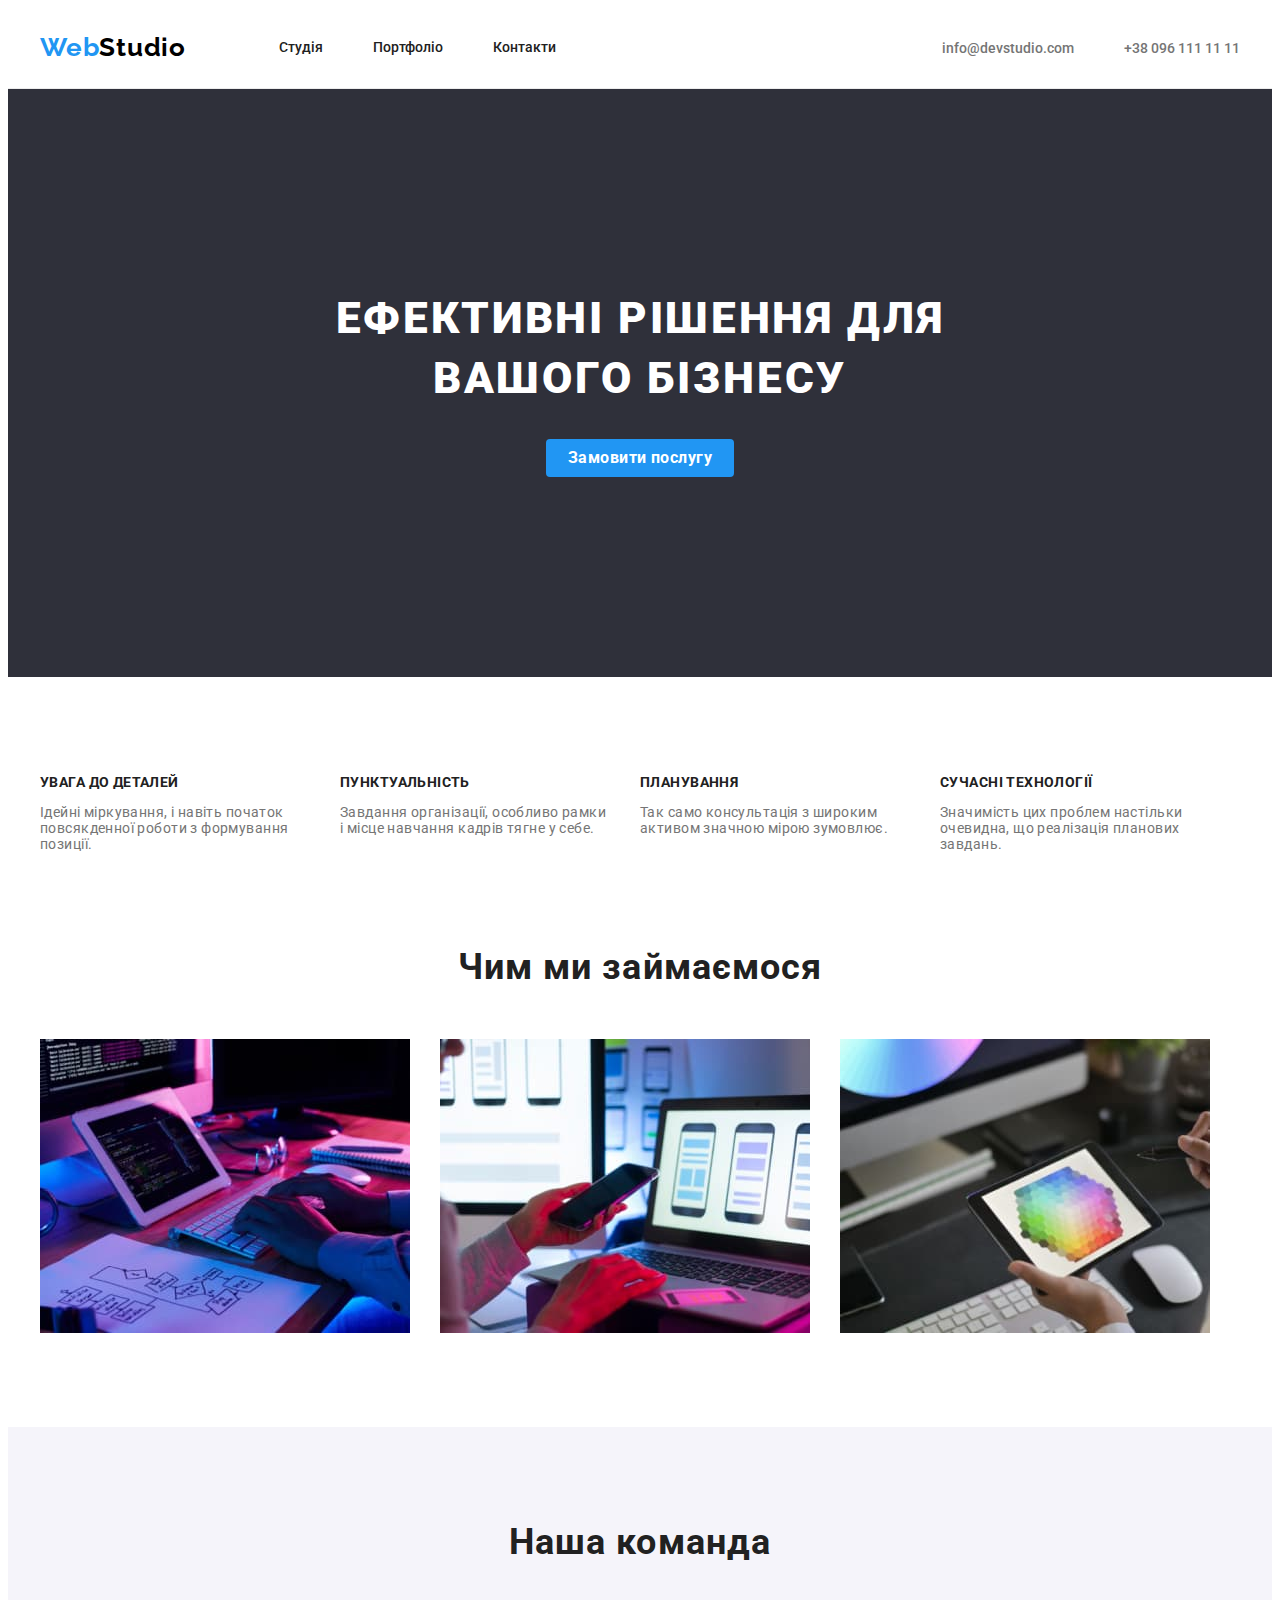
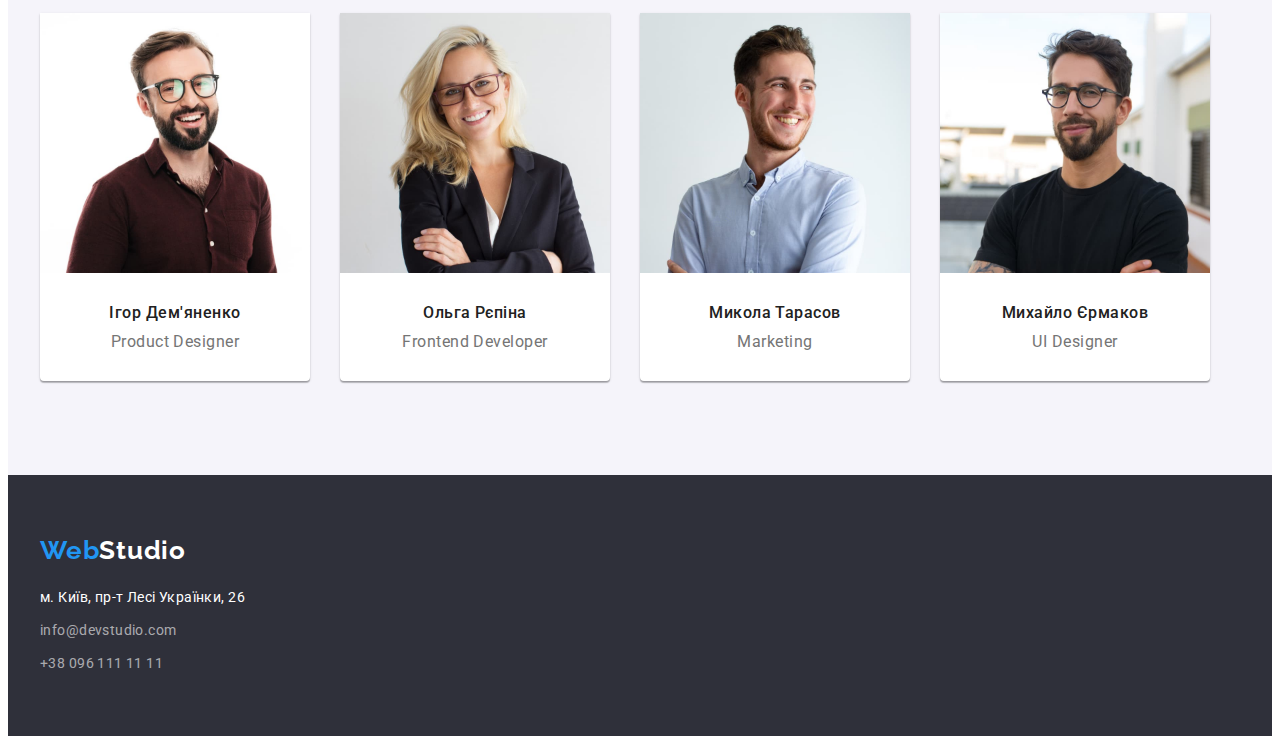
<file: index.html>
<!DOCTYPE html>
<html lang="en">
  <head>
    <meta charset="UTF-8" />
    <meta http-equiv="X-UA-Compatible" content="IE=edge" />
    <meta name="viewport" content="width=device-width, initial-scale=1.0" />
    <link rel="preconnect" href="https://fonts.googleapis.com" />
    <link rel="preconnect" href="https://fonts.gstatic.com" crossorigin />
    <link
      href="https://fonts.googleapis.com/css2?family=Raleway:wght@700&family=Roboto:wght@400;500;700;900&display=swap"
      rel="stylesheet"
    />
    <link
      rel="stylesheet"
      href="https://cdnjs.cloudflare.com/ajax/libs/modern-normalize/1.1.0/modern-normalize.min.css"
      integrity="sha512-wpPYUAdjBVSE4KJnH1VR1HeZfpl1ub8YT/NKx4PuQ5NmX2tKuGu6U/JRp5y+Y8XG2tV+wKQpNHVUX03MfMFn9Q=="
      crossorigin="anonymous"
      referrerpolicy="no-referrer"
    />
    <link rel="stylesheet" href="./css/styles.css" />
    <title>Студія</title>
  </head>
  <body>
    <!-- Header -->
    <header>
      <div class="container container_flex">
        <nav class="navigation">
          <a class="logo link" href="/"
            ><span class="logo_span">Web</span>Studio</a
          >
          <ul class="menu list">
            <li class="menu_item">
              <a class="menu_link link" href="#studio">Студія</a>
            </li>
            <li class="menu_item">
              <a class="menu_link link" href="./portfolio.html">Портфоліо</a>
            </li>
            <li class="menu_item">
              <a class="menu_link link" href="#contact">Контакти</a>
            </li>
          </ul>
        </nav>
        <ul class="contacts list">
          <li class="contacts_item">
            <a class="contacts_link link" href="mailto:info@devstudio.com"
              >info@devstudio.com</a
            >
          </li>
          <li class="contacts_item">
            <a class="contacts_link link" href="tel:+380961111111"
              >+38 096 111 11 11</a
            >
          </li>
        </ul>
      </div>
    </header>

    <main>
      <!-- Offer -->
      <section class="hero">
        <div class="container">
          <h1 class="hero_title">Ефективні рішення для вашого бізнесу</h1>
          <button class="hero_btn" type="button">Замовити послугу</button>
        </div>
      </section>

      <!-- Advantages -->

      <section class="section">
        <div class="container">
          <h2 class="visually-hidden">Наші переваги</h2>
          <ul class="ad_list list">
            <li class="list_item">
              <h3 class="advantages_title">УВАГА ДО ДЕТАЛЕЙ</h3>
              <p class="advantages_text">
                Ідейні міркування, і навіть початок повсякденної роботи з
                формування позиції.
              </p>
            </li>
            <li class="list_item">
              <h3 class="advantages_title">ПУНКТУАЛЬНІСТЬ</h3>
              <p class="advantages_text">
                Завдання організації, особливо рамки і місце навчання кадрів
                тягне у себе.
              </p>
            </li>
            <li class="list_item">
              <h3 class="advantages_title">ПЛАНУВАННЯ</h3>
              <p class="advantages_text">
                Так само консультація з широким активом значною мірою зумовлює.
              </p>
            </li>
            <li class="list_item">
              <h3 class="advantages_title">СУЧАСНІ ТЕХНОЛОГІЇ</h3>
              <p class="advantages_text">
                Значимість цих проблем настільки очевидна, що реалізація
                планових завдань.
              </p>
            </li>
          </ul>
        </div>
      </section>

      <!-- Work -->

      <section class="work section">
        <div class="container">
          <h2 class="work_title">Чим ми займаємося</h2>
          <ul class="work_img list">
            <li class="work_img_item">
              <img
                width="370"
                height="294"
                src="images/box_1.jpg"
                alt="coding"
              />
            </li>
            <li class="work_img_item">
              <img
                width="370"
                height="294"
                src="images/box_2.jpg"
                alt="connecting"
              />
            </li>
            <li class="work_img_item">
              <img
                width="370"
                height="294"
                src="images/box_3.jpg"
                alt="designing"
              />
            </li>
          </ul>
        </div>
      </section>
      <!-- Our team -->

      <section class="team section">
        <div class="container">
          <h2 class="team_header">Наша команда</h2>
          <ul class="team_cards list">
            <li class="team_item">
              <img width="270" height="260" src="images/img_1.jpg" alt="Igor" />
              <div class="team_item_text">
                <h3 class="team_cards_title">Ігор Дем'яненко</h3>
                <p class="team_cards_text">Product Designer</p>
              </div>
            </li>
            <li class="team_item">
              <img width="270" height="260" src="images/img_2.jpg" alt="Olga" />
              <div class="team_item_text">
                <h3 class="team_cards_title">Ольга Рєпіна</h3>
                <p class="team_cards_text">Frontend Developer</p>
              </div>
            </li>
            <li class="team_item">
              <img
                width="270"
                height="260"
                src="images/img_3.jpg"
                alt="Mykola"
              />
              <div class="team_item_text">
                <h3 class="team_cards_title">Микола Тарасов</h3>
                <p class="team_cards_text">Marketing</p>
              </div>
            </li>
            <li class="team_item">
              <img
                width="270"
                height="260"
                src="images/img_4.jpg"
                alt="Myhaiol"
              />
              <div class="team_item_text">
                <h3 class="team_cards_title">Михайло Єрмаков</h3>
                <p class="team_cards_text">UI Designer</p>
              </div>
            </li>
          </ul>
        </div>
      </section>
    </main>
    <!-- Footer -->

    <footer>
      <div class="container">
        <a class="f_logo link" href="/"
          ><span class="logo_span">Web</span>Studio</a
        >
        <address>
          <ul class="f_contacts list">
            <li class="f_contacts_item">
              <a
                class="address_contacts adr link"
                href="https://www.google.com.ua/maps/place/%D0%B1%D1%83%D0%BB%D1%8C%D0%B2%D0%B0%D1%80+%D0%9B%D0%B5%D1%81%D1%96+%D0%A3%D0%BA%D1%80%D0%B0%D1%97%D0%BD%D0%BA%D0%B8,+26,+%D0%9A%D0%B8%D1%97%D0%B2,+02000/@50.4265807,30.5361971,17z/data=!3m1!4b1!4m5!3m4!1s0x40d4cf0e033ecbe9:0x57a4dffefec77da0!8m2!3d50.4265807!4d30.5383858"
                target="”_blank”"
                >м. Київ, пр-т Лесі Українки, 26</a
              >
            </li>
            <li class="f_contacts_item">
              <a class="address_contacts link" href="mailto:info@devstudio.com"
                >info@devstudio.com</a
              >
            </li>
            <li class="f_contacts_item">
              <a class="address_contacts link" href="tel:+380961111111"
                >+38 096 111 11 11</a
              >
            </li>
          </ul>
        </address>
      </div>
    </footer>
  </body>
</html>
</file>
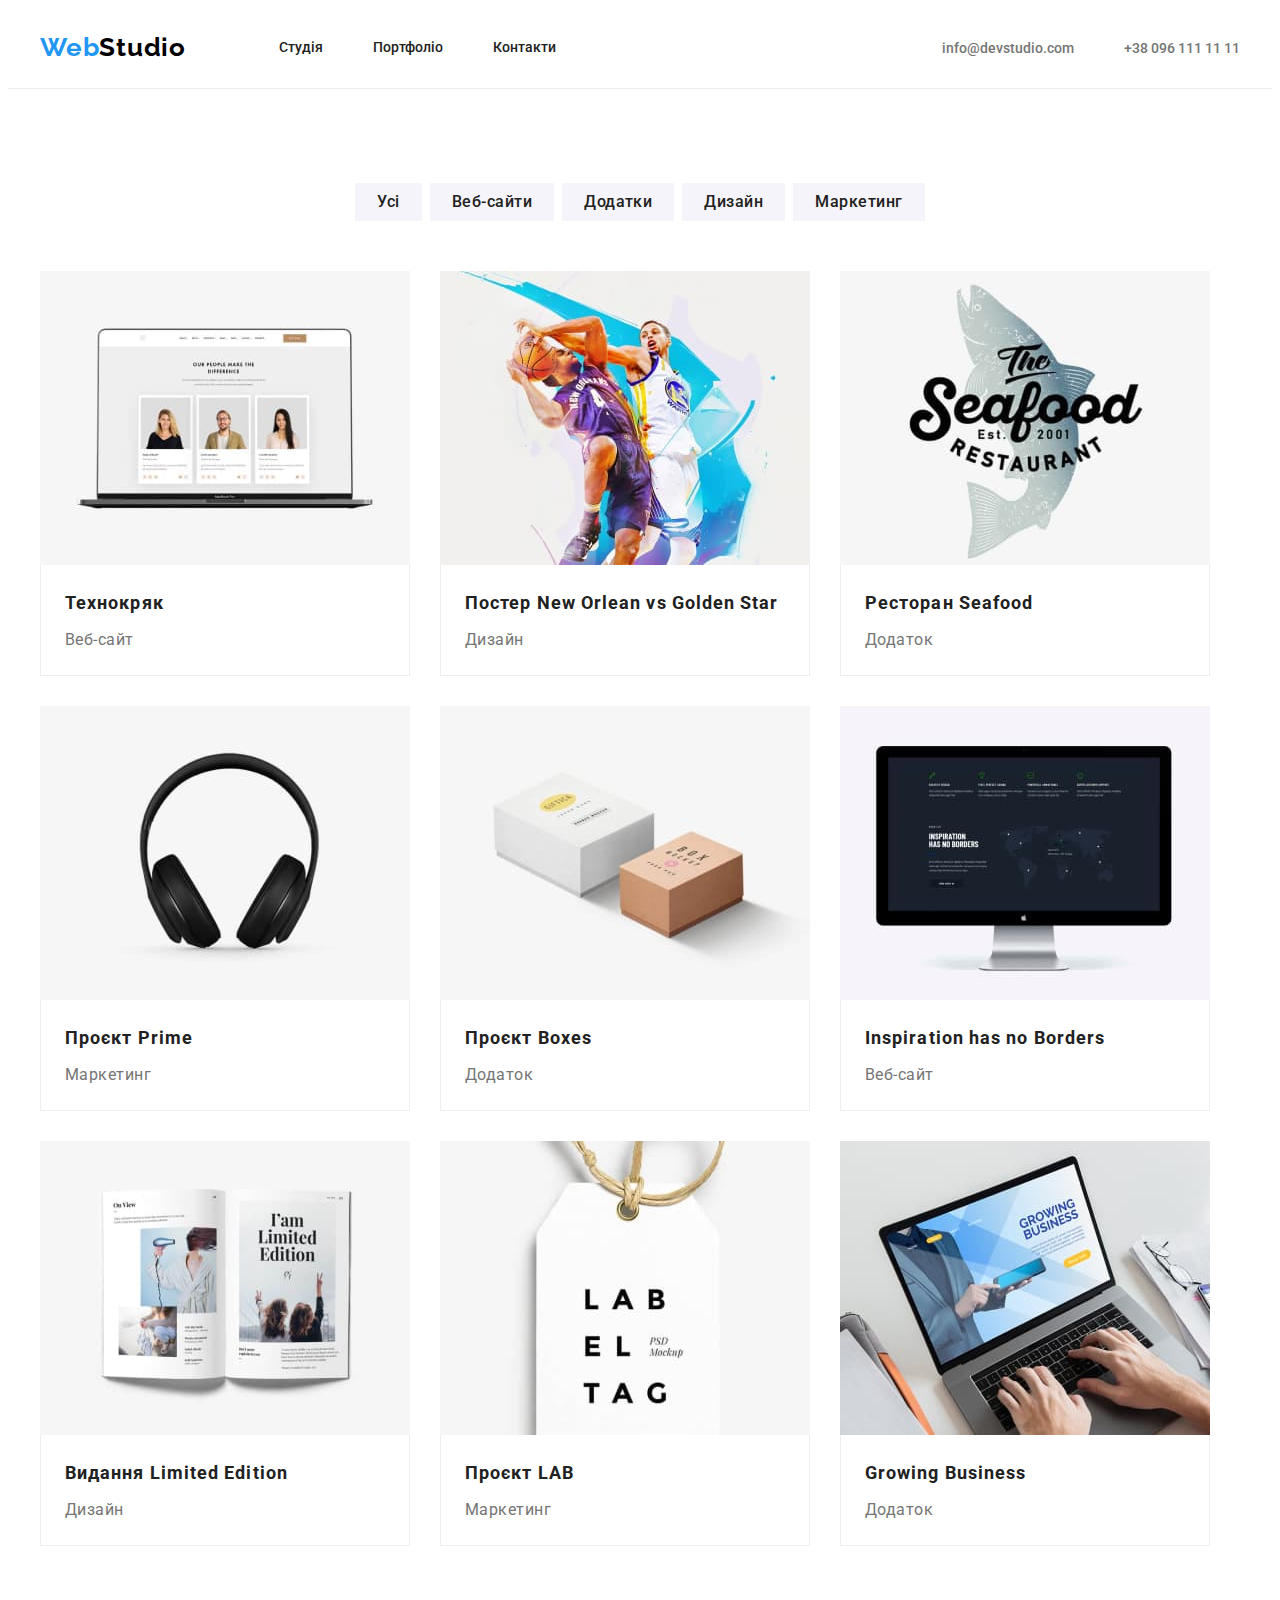
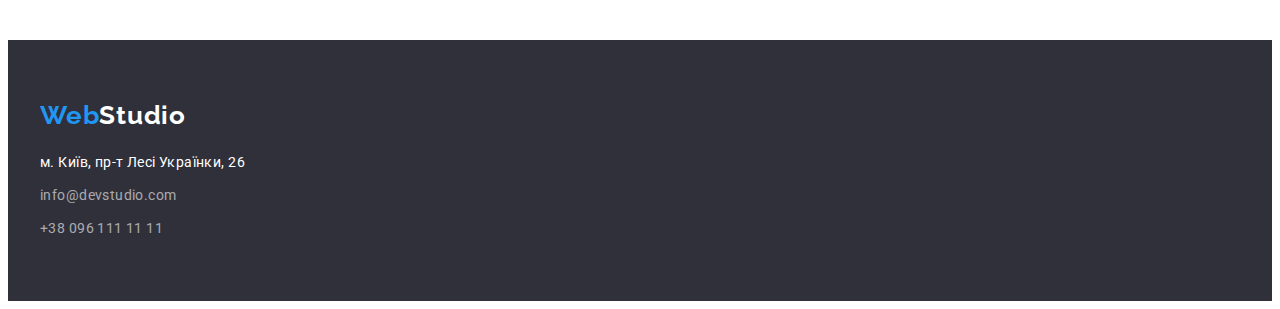
<file: portfolio.html>
<!DOCTYPE html>
<html lang="en">
  <head>
    <meta charset="UTF-8" />
    <meta http-equiv="X-UA-Compatible" content="IE=edge" />
    <meta name="viewport" content="width=device-width, initial-scale=1.0" />
    <link rel="preconnect" href="https://fonts.googleapis.com" />
    <link rel="preconnect" href="https://fonts.gstatic.com" crossorigin />
    <link
      href="https://fonts.googleapis.com/css2?family=Raleway:wght@700&family=Roboto:wght@400;500;700;900&display=swap"
      rel="stylesheet"
    />
    <link
      rel="stylesheet"
      href="https://cdnjs.cloudflare.com/ajax/libs/modern-normalize/1.1.0/modern-normalize.min.css"
      integrity="sha512-wpPYUAdjBVSE4KJnH1VR1HeZfpl1ub8YT/NKx4PuQ5NmX2tKuGu6U/JRp5y+Y8XG2tV+wKQpNHVUX03MfMFn9Q=="
      crossorigin="anonymous"
      referrerpolicy="no-referrer"
    />
    <link rel="stylesheet" href="./css/styles.css" />
    <title>Портфоліо</title>
  </head>
  <body>
    
      <!-- Header -->
    <header>
     <div class="container container_flex">
        <nav class="navigation">
          <a class="logo link" href="/"
            ><span class="logo_span">Web</span>Studio</a
          >
          <ul class="menu list">
            <li class="menu_item">
              <a class="menu_link link" href="./index.html">Студія</a>
            </li>
            <li class="menu_item">
              <a class="menu_link link" href="#portfolio">Портфоліо</a>
            </li>
            <li class="menu_item">
              <a class="menu_link link" href="#contact">Контакти</a>
            </li>
          </ul>
        </nav>
        <ul class="contacts list">
          <li class="contacts_item">
            <a class="contacts_link link" href="mailto:info@devstudio.com"
              >info@devstudio.com</a
            >
          </li>
          <li class="contacts_item">
            <a class="contacts_link link" href="tel:+380961111111"
              >+38 096 111 11 11</a
            >
          </li>
        </ul>
      </div>
    </header>

    <main>
      <!-- Buttons -->
      <section class="section">
        <div class="container">
          <h1 class="visually-hidden">Some content</h1>
          <ul class="buttons list">
          <li class="buttons_item">
            <button class="buttons_btn" type="button">Усі</button>
          </li>
          <li class="buttons_item">
            <button class="buttons_btn" type="button">Веб-сайти</button>
          </li>
          <li class="buttons_item">
            <button class="buttons_btn" type="button">Додатки</button>
          </li>
          <li class="buttons_item">
            <button class="buttons_btn" type="button">Дизайн</button>
          </li>
          <li class="buttons_item">
            <button class="buttons_btn" type="button">Маркетинг</button>
          </li>
          </ul>
      
        <!-- Cards -->

          <ul class="cards list">
             <li class="cards_item">
            <img width="370" height="294" src="images/img_2_1.jpg" alt="#" />
           <div class="cards_title_class">
             <h2 class="cards_title">Технокряк</h2>
            <p class="cards_text">Веб-сайт</p>
           </div>
            
          </li>
          <li class="cards_item">
            <img width="370" height="294" src="images/img_2.2.jpg" alt="#" />
            <div class="cards_title_class">
              <h2 class="cards_title">Постер New Orlean vs Golden Star</h2>
            <p class="cards_text">Дизайн</p>
            </div>
            
          </li>
          <li class="cards_item">
            <img width="370" height="294" src="images/img_2.3.jpg" alt="#" />
            <div class="cards_title_class">
              <h2 class="cards_title">Ресторан Seafood</h2>
            <p class="cards_text">Додаток</p>
            </div>
            
          </li>
          <li class="cards_item">
            <img width="370" height="294" src="images/img_2.4.jpg" alt="#" />
            <div class="cards_title_class">
              <h2 class="cards_title">Проєкт Prime</h2>
            <p class="cards_text">Маркетинг</p>
            </div>
            
          </li>
          <li class="cards_item">
            <img width="370" height="294" src="images/img_2.5.jpg" alt="#" />
            <div class="cards_title_class">
              <h2 class="cards_title">Проєкт Boxes</h2>
            <p class="cards_text">Додаток</p>
            </div>
            
          </li>
          <li class="cards_item">
            <img width="370" height="294" src="images/img_2.6.jpg" alt="#" />
            <div class="cards_title_class">
              <h2 class="cards_title">Inspiration has no Borders</h2>
            <p class="cards_text">Веб-сайт</p>
            </div>
            
          </li>
          <li class="cards_item">
            <img width="370" height="294" src="images/img_2.7.jpg" alt="#" />
            <div class="cards_title_class">
              <h2 class="cards_title">Видання Limited Edition</h2>
            <p class="cards_text">Дизайн</p>
            </div>
            
          </li>
          <li class="cards_item">
            <img width="370" height="294" src="images/img_2.8.jpg" alt="#" />
            <div class="cards_title_class">
              <h2 class="cards_title">Проєкт LAB</h2>
            <p class="cards_text">Маркетинг</p>
            </div>
            
          </li>
          <li class="cards_item">
            <img width="370" height="294" src="images/img_2.9.jpg" alt="#" />
            <div class="cards_title_class">
              <h2 class="cards_title">Growing Business</h2>
            <p class="cards_text">Додаток</p>
            </div>
            
          </li>
          </ul>
        </div>
      </section>
    </main>

    <!-- Footer -->
         <footer>
      <div class="container">
        <a class="f_logo link" href="/"
          ><span class="logo_span">Web</span>Studio</a
        >
        <address>
          <ul class="f_contacts list">
            <li class="f_contacts_item">
              <a
                class="address_contacts adr link"
                href="https://www.google.com.ua/maps/place/%D0%B1%D1%83%D0%BB%D1%8C%D0%B2%D0%B0%D1%80+%D0%9B%D0%B5%D1%81%D1%96+%D0%A3%D0%BA%D1%80%D0%B0%D1%97%D0%BD%D0%BA%D0%B8,+26,+%D0%9A%D0%B8%D1%97%D0%B2,+02000/@50.4265807,30.5361971,17z/data=!3m1!4b1!4m5!3m4!1s0x40d4cf0e033ecbe9:0x57a4dffefec77da0!8m2!3d50.4265807!4d30.5383858"
                target="”_blank”"
                >м. Київ, пр-т Лесі Українки, 26</a
              >
            </li>
            <li class="f_contacts_item">
              <a class="address_contacts link" href="mailto:info@devstudio.com"
                >info@devstudio.com</a
              >
            </li>
            <li class="f_contacts_item">
              <a class="address_contacts link" href="tel:+380961111111"
                >+38 096 111 11 11</a
              >
            </li>
          </ul>
        </address>
      </div>
    </footer>
    </div>
    
  </body>
</html>
</file>
<file: css/styles.css>
/* main color #212121
additional color #757575; #fff; #F5F4FA; rgba(255, 255, 255, 0.6)
logo #000
bg #fff; #2F303A;
accent color #2196F3 */

:root{
    --main-color: #212121;
    --add-color-1: #757575;
    --add-color-2: #fff;
    --add-color-3: #F5F4FA;
    --add-color-4: rgba(255, 255, 255, 0.6);
    --logo-color: #000;
    --main-bg-color: #fff;
    --add-bg-color: #2F303A;
    --accent-color: #2196F3;
    --header-border: #ECECEC;
    --border-color: #EEEEEE;
}
@import url('https://fonts.googleapis.com/css2?family=Raleway:wght@700&display=swap');
@import url('https://fonts.googleapis.com/css2?family=Roboto:wght@500&display=swap');

h1,
h2,
h3,
h4,
h5,
h6,
p {
    margin-top: 0;
    margin-bottom: 0;
}

ul,
ol {
    margin-top: 0;
    margin-bottom: 0;
    padding-left: 0;
}

img {
    display: block;
    max-width: 100%;
    height: auto;
}

.list{
    list-style: none;
}
.link{
    text-decoration: none;
}
.section{
    padding-top: 94px;
    padding-bottom: 94px;
}
body{
    font-family: 'Roboto', sans-serif;
}
button{
cursor: pointer;
}
.container{
    width: 1200px;
    margin-left: auto;
    margin-right: auto;
    padding-left: 15px;
    padding-right: 15px;
}
.container_flex{
    display: flex;
    align-items: center;
    justify-content: space-between;
}

/*  Common header */

header{
    border-bottom: 1px solid var(--header-border);
}
.navigation{
    display: flex;
    align-items: center;
}
.logo{
    font-family: 'Raleway', sans-serif;
    font-weight: 700;
    color: var(--logo-color);
    font-size: 26px;
    line-height: 1.19;
    letter-spacing: 0.03em;
    padding: 24px 0 25px 0;
    margin-right: 93px;
    align-items: center;
}
.logo_span{
    color: var(--accent-color);
}
.menu{
    display: flex;
    column-gap: 50px;
}
.menu_item:not(:last-child){
    column-gap: 50px;
}
.menu_item{
    display: flex;
}
.menu_link{
    color: var(--main-color);
    font-size: 14px;
    line-height: 1.14;
    font-weight: 500;
    display: block;
}
.menu_link:hover,
.menu_link:focus{
    color: var(--accent-color);
}
.contacts{
    display: flex;
}
.contacts_link{
    color: var(--add-color-1);
    font-size: 14px;
    line-height: 1.14;
    font-weight: 500;
}
.contacts_item:first-child{
    margin-right: 50px;
}
.contacts_link:hover,
.contacts_link:focus{
    color: var(--accent-color);
}

/* Portfolio body */

.visually-hidden {
    position: absolute;
    width: 1px;
    height: 1px;
    margin: -1px;
    border: 0;
    padding: 0;
    white-space: nowrap;
    clip-path: inset(100%);
    clip: rect(0 0 0 0);
    overflow: hidden;
}
.buttons{
    display: flex;
    align-items: center;
    justify-content: center;
    margin-bottom: 50px;
    column-gap: 8px;
}
.buttons_item:not(:last-child){
    column-gap: 8px;
}
.buttons_btn{
    color: var(--main-color);
    background-color: var(--add-color-3);
    border: none;
    font-family: 'Roboto';
    font-weight: 500;
    font-size: 16px;
    line-height: 1.63;
    text-align: center;
    letter-spacing: 0.03em;
    padding: 6px 22px;
    cursor: pointer;
}
.buttons_btn:hover,
.buttons_btn:focus{
    color: var(--add-color-2);
    background-color: var(--accent-color);
}
.cards{
    display: flex;
    flex-wrap: wrap;
    gap: 30px;
}
.cards_title_class{
    padding: 20px 24px;
    border-left: 1px solid var(--border-color);
    border-bottom: 1px solid var(--border-color);
    border-right: 1px solid var(--border-color);
}
.cards_title{
    font-weight: 700;
    font-size: 18px;
    line-height: 2;
    letter-spacing: 0.06em;
    color: var(--main-color);
    margin-bottom: 4px;
}
.cards_text{
    font-size: 16px;
    line-height: 1.88;
    letter-spacing: 0.03em;
    color: var(--add-color-1);
    font-weight: 400;
    
}

/* Common footer */

footer{
    background-color: var(--add-bg-color);
    padding: 60px 0;
}
.f_logo{
    font-family: 'Raleway',
    sans-serif;
    font-weight: 700;
    color: var(--add-color-2);
    font-size: 26px;
    line-height: 1.19;
    letter-spacing: 0.03em;
    display: block;
    margin-bottom: 20px;
}
address{
    font-style: normal;
}

.address_contacts{
    font-size: 14px;
    line-height: 1.71;
    letter-spacing: 0.03em;
    color: var(--add-color-4)
}
.f_contacts_item:not(:last-child){
    margin-bottom: 9px;
}
.adr{
    font-size: 14px;
    line-height: 1.71; 
    letter-spacing: 0.03em;
    color: var(--add-color-2);
}
.address_contacts:hover, 
.address_contacts:focus{
    color: var(--accent-color);
}

/* Studio offer */

.hero{
   background-color: var(--add-bg-color); 
   text-align: center;
   padding: 200px 0;
}
.hero_title{
    color: var(--add-color-2);
    width: 695px;
    font-size: 44px;
    line-height: 1.36;
    margin: 0 auto 30px;
    letter-spacing: 0.06em;
    font-weight: 900;
    text-transform: uppercase;
}

.hero_btn{
    color: var(--add-color-2);
    background-color: var(--accent-color);
    border: none;
    font-family: 'Roboto';
    font-size: 16px;
    line-height: 1.63;
    letter-spacing: 0.03em;
    padding: 6px 22px;
    font-weight: 700;
    border-radius: 4px;
}

/* Advantages */

.ad_list{
    display: flex;
    column-gap: 30px;
}
.list_item{
    width: 270px;
}
.list_item:not(:last-child){
    column-gap: 30px;
}
.advantages_title{
    font-size: 14px;
    line-height: 1.71;
    letter-spacing: 0.03em;
    color: var(--main-color);
    font-weight: 700;
    margin-bottom: 10px;
}
.advantages_text{
   font-size: 14px;
    line-height: 1.14;
    letter-spacing: 0.03em;
    color: var(--add-color-1); 
    font-weight: 400;
}

/*  Work */

.work{
    text-align: center;
    padding-top: 0;
}
.work_img{
    display: flex;
    column-gap: 30px;
}
.work_img_item:not(:last-child){
    column-gap: 30px;
}
.work_title{
    font-size: 36px;
    line-height: 1.17;
    letter-spacing: 0.03em;
    color: var(--main-color);
    font-weight: 700;
    margin-bottom: 50px;
}
/* Our team */
.team{
    background-color: var(--add-color-3);
    text-align: center;
}
.team_header{
    font-size: 36px;
    line-height: 1.17;
    letter-spacing: 0.03em;
    color: var(--main-color);
    font-weight: 700;
    margin-bottom: 50px;
}
.team_cards{
    display: flex;
    column-gap: 30px;
}
.team_item{
    background-color: var(--add-color-2);
    column-gap: 30px;
    box-shadow: 0px 1px 3px rgba(0, 0, 0, 0.12),
    0px 1px 1px rgba(0, 0, 0, 0.14),
    0px 2px 1px rgba(0, 0, 0, 0.2);
    border-radius: 0px 0px 4px 4px;
}
.team_item_text{
    padding: 30px 0;
}
.team_cards_title{
    font-size: 16px;
    line-height: 1.19;
    letter-spacing: 0.03em;
    color: var(--main-color);
    text-align: center;
    font-weight: 500;
    margin-bottom: 10px;
}
.team_cards_text{
    font-size: 16px;
    line-height: 1.19;
    letter-spacing: 0.03em;
    color: var(--add-color-1); 
}
</file>
